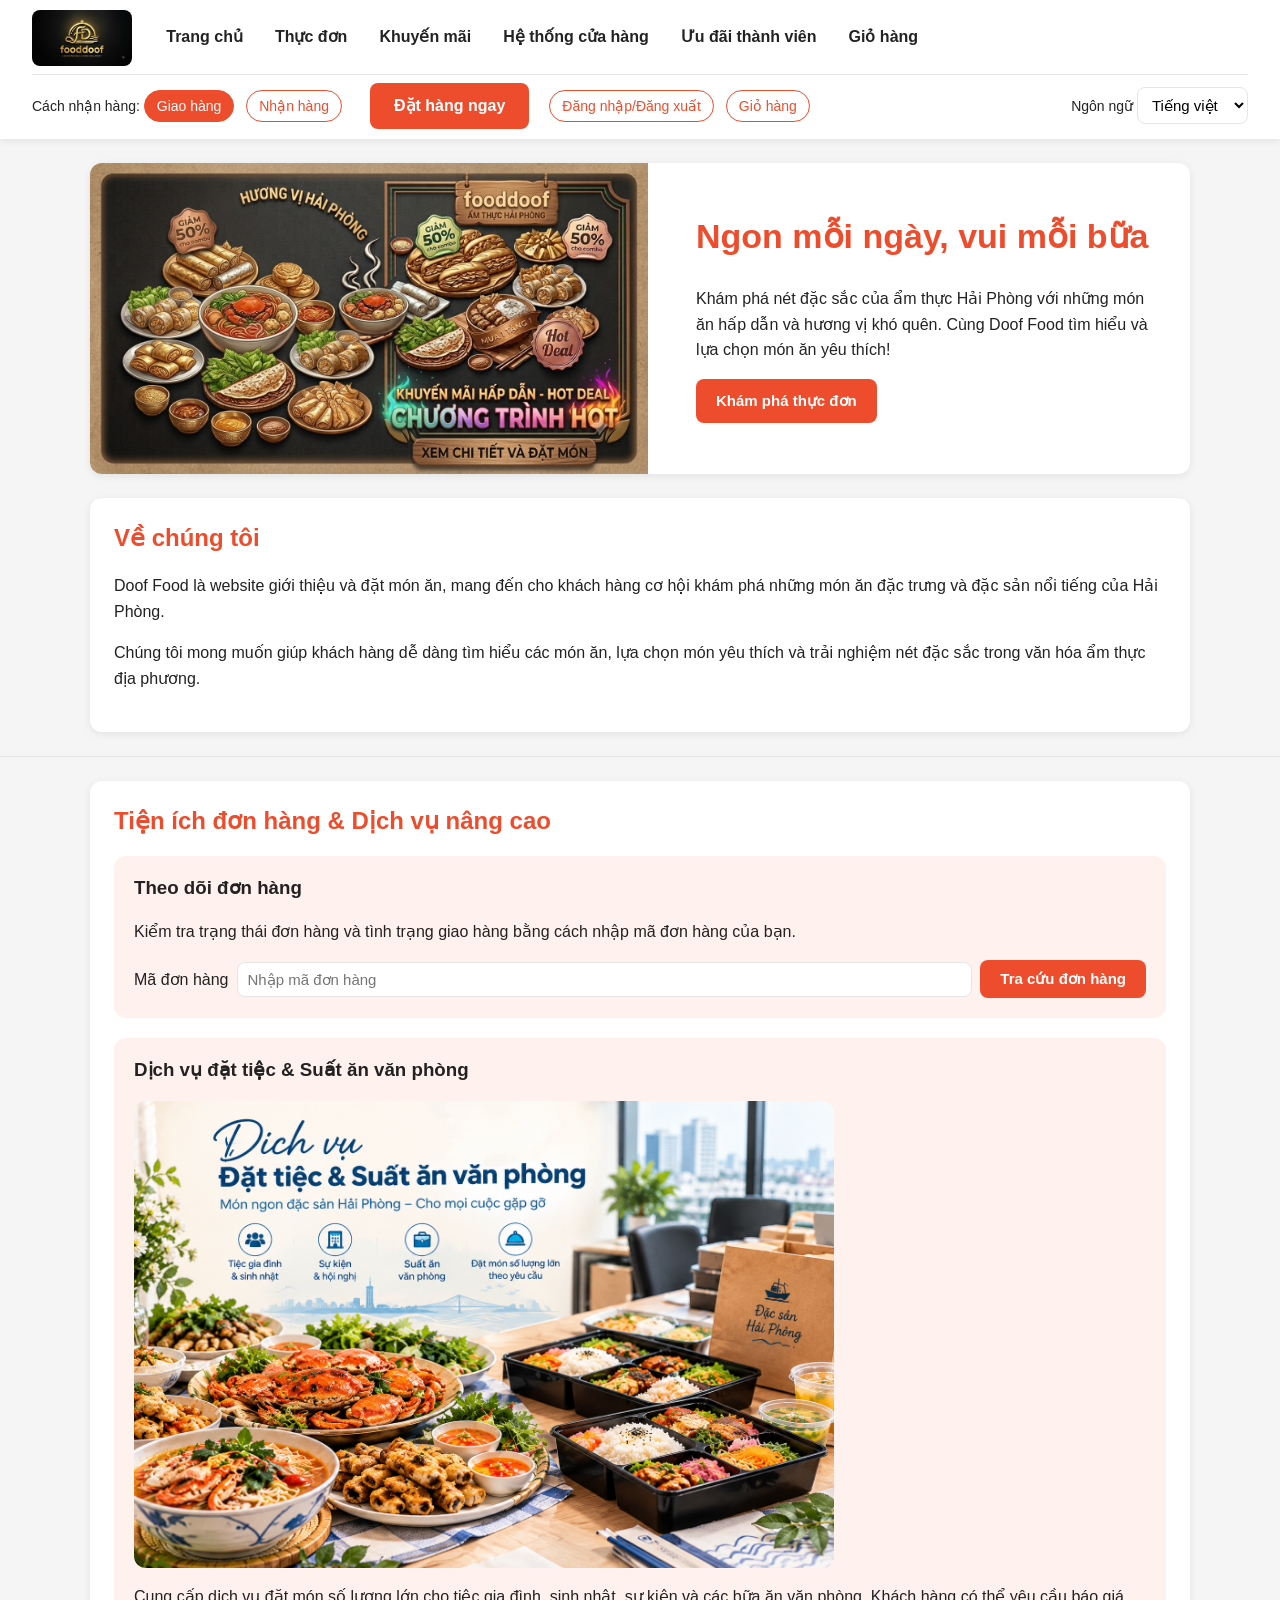
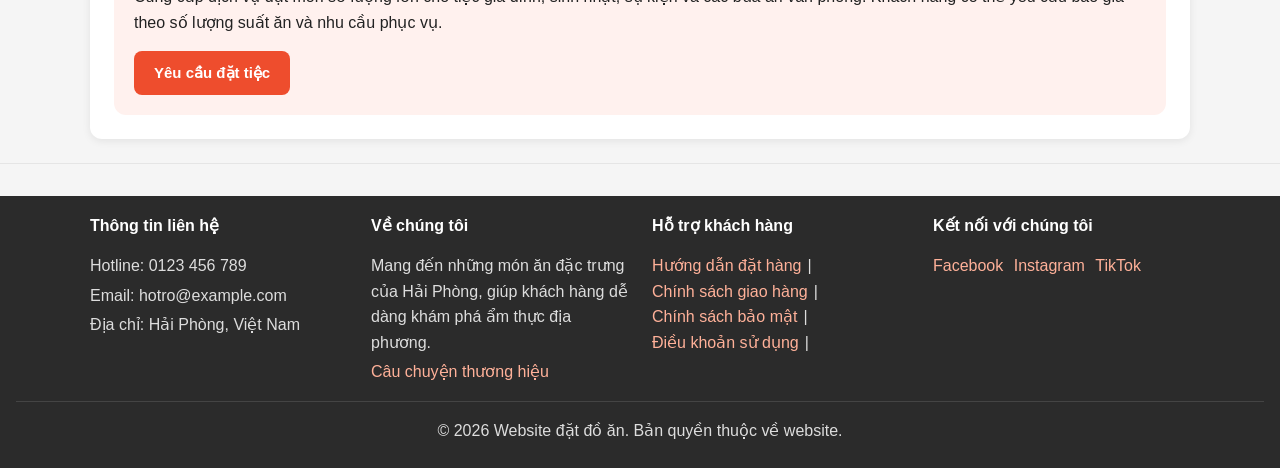
<file: index.html>
<!DOCTYPE html>
<html lang="en">

<head>
    <meta charset="UTF-8">
    <meta name="viewport" content="width=device-width, initial-scale=1.0">
    <title>Website đặt đồ ăn</title>
   <link rel="stylesheet" href="style.css">
</head>

<body>
    <!--1.Thanh điều hướng và Header-->
    <header>
        <div class="logo">
            <a href="index.html">
                <img width="300px"
                    src="anh html/images/1793013929461_8924446136831943708_g6147288263816683401_651cab4cb875ba927a2cfc3bd7e672c3.jpg"
                    alt="Logo thương hiệu" title="logo thương hiệu">
            </a>
        </div>
        <nav>
            <ul>
                <li><a href="index.html">Trang chủ</a></li>
                <li><a href="thucdon.html">Thực đơn</a></li>
                <li><a href="khuyenmai.html">Khuyến mãi</a></li>
                <li><a href="cuahang.html">Hệ thống cửa hàng</a></li>
                <li><a href="thanhvien.html">Ưu đãi thành viên</a></li>
                <li><a href="giohang.html">Giỏ hàng</a></li>
            </ul>
        </nav>
        <!--Hình thức nhận hàng-->
        <hr>
        <div class="fufillment">
            <span>Cách nhận hàng: </span>
            <a href="#giaohang" class="active">Giao hàng</a>
            <a href="#nhanhang">Nhận hàng</a>
        </div>
        <br>
        <div class="nut-giaohang">
            <a href="thucdon.html">Đặt hàng ngay</a>
        </div>
        <!--Tài khoản và giỏi hàng-->
        <div class="user-action">
            <a href="#account">Đăng nhập/Đăng xuất</a>
            <a href="#cart">Giỏ hàng</a>
        </div>
        <br>
        <div class="language">
            <label for="language">Ngôn ngữ</label>
            <select id="language" name="language">
                <option value="vi">Tiếng việt</option>
                <option value="eng">Tiếng Anh</option>
            </select>
        </div>
        <br>
    </header>
    <!-- Hero section -->
<section class="hero">
    <div class="hero-image">
        <img src="anh html/images/Gemini_Generated_Image_1afz5p1afz5p1afz.png"
            alt="Các món ăn hấp dẫn và đặc sản Hải Phòng">
    </div>

    <!-- Thông điệp và nút khám phá -->
    <div class="hero-content">
        <h1>Ngon mỗi ngày, vui mỗi bữa</h1>

        <p>
            Khám phá nét đặc sắc của ẩm thực Hải Phòng
            với những món ăn hấp dẫn và hương vị khó quên.
            Cùng Doof Food tìm hiểu và lựa chọn món ăn yêu thích!
        </p>

        <a href="thucdon.html" class="btn-order">Khám phá thực đơn</a>
    </div>
</section>

<!-- Giới thiệu website -->
<section class="about-us">
    <h2>Về chúng tôi</h2>

    <p>
        Doof Food là website giới thiệu và đặt món ăn,
        mang đến cho khách hàng cơ hội khám phá những
        món ăn đặc trưng và đặc sản nổi tiếng của Hải Phòng.
    </p>

    <p>
        Chúng tôi mong muốn giúp khách hàng dễ dàng tìm hiểu
        các món ăn, lựa chọn món yêu thích và trải nghiệm
        nét đặc sắc trong văn hóa ẩm thực địa phương.
    </p>
</section>
<hr>
    <!--5. TIỆN ÍCH ĐƠN HÀNG & DỊCH VỤ NÂNG CAO-->
    <section class="order-service">
        <h2>Tiện ích đơn hàng & Dịch vụ nâng cao</h2>
        <!--Theo dỗi đơn hàng-->
        <div class="order-tracking">
            <h3>Theo dõi đơn hàng</h3>
            <p>
                Kiểm tra trạng thái đơn hàng và tình trạng giao hàng
                bằng cách nhập mã đơn hàng của bạn.
            </p>
            <form>
                <label for="order-code">Mã đơn hàng</label>
                <input type="text" id="order-code" name="order-code" placeholder="Nhập mã đơn hàng">
                <button type="submit">Tra cứu đơn hàng</button>
            </form>
        </div>
        <!--Dịch vụ đặt tiệc-->
        <div class="catering-service">
            <h3>Dịch vụ đặt tiệc & Suất ăn văn phòng</h3>
            <img width="700px" src="anh html/images/Vietnamese Office Catering Feast.png"
                alt="Dịch vụ đặt tiệc và suất ăn văn phòng">
            <p>
                Cung cấp dịch vụ đặt món số lượng lớn cho tiệc gia đình,
                sinh nhật, sự kiện và các bữa ăn văn phòng.
                Khách hàng có thể yêu cầu báo giá theo số lượng suất ăn
                và nhu cầu phục vụ.
            </p>
            <a href="dattiec.html" class="btn-catering">Yêu cầu đặt tiệc</a>
        </div> 
    </section>
    <hr>
    <!-- KHU VỰC CHÂN TRANG -->
    <footer class="footer">

        <div class="footer-container">

            <!-- THÔNG TIN LIÊN HỆ -->
            <div class="footer-section">
                <h3>Thông tin liên hệ</h3>
                <p>Hotline: 0123 456 789</p>
                <p>Email: hotro@example.com</p>
                <p>Địa chỉ: Hải Phòng, Việt Nam</p>
            </div>

            <!-- VỀ CHÚNG TÔI -->
            <div class="footer-section">
                <h3>Về chúng tôi</h3>
                <p>
                    Mang đến những món ăn đặc trưng của Hải Phòng,
                    giúp khách hàng dễ dàng khám phá ẩm thực địa phương.
                </p>
                <a href="gioi-thieu.html">Câu chuyện thương hiệu</a>
            </div>
            <!-- HỖ TRỢ KHÁCH HÀNG -->
            <div class="footer-section">
                <h3>Hỗ trợ khách hàng</h3>
                <a href="huong-dan-dat-hang.html">Hướng dẫn đặt hàng</a>|
                <a href="chinh-sach-giao-hang.html">Chính sách giao hàng</a>|
                <a href="chinh-sach-bao-mat.html">Chính sách bảo mật</a>|
                <a href="dieu-khoan.html">Điều khoản sử dụng</a>|
            </div>
            <!-- MẠNG XÃ HỘI -->
            <div class="footer-section">
                <h3>Kết nối với chúng tôi</h3>
                <a href="#">Facebook</a>
                <a href="#">Instagram</a>
                <a href="#">TikTok</a>
            </div>
        </div>
        <div class="footer-bottom">
            <p>
                &copy; 2026 Website đặt đồ ăn.
                Bản quyền thuộc về website.
            </p>
        </div>
    </footer>
    <script>
        var nutNhan = document.querySelectorAll('.fufillment a');
        for (var i = 0; i < nutNhan.length; i++) {
            nutNhan[i].onclick = function (e) {
                e.preventDefault();
                for (var j = 0; j < nutNhan.length; j++) {
                    nutNhan[j].classList.remove('active');
                }
                this.classList.add('active');
            };
        }
    </script>
</body>

</html>
</file>
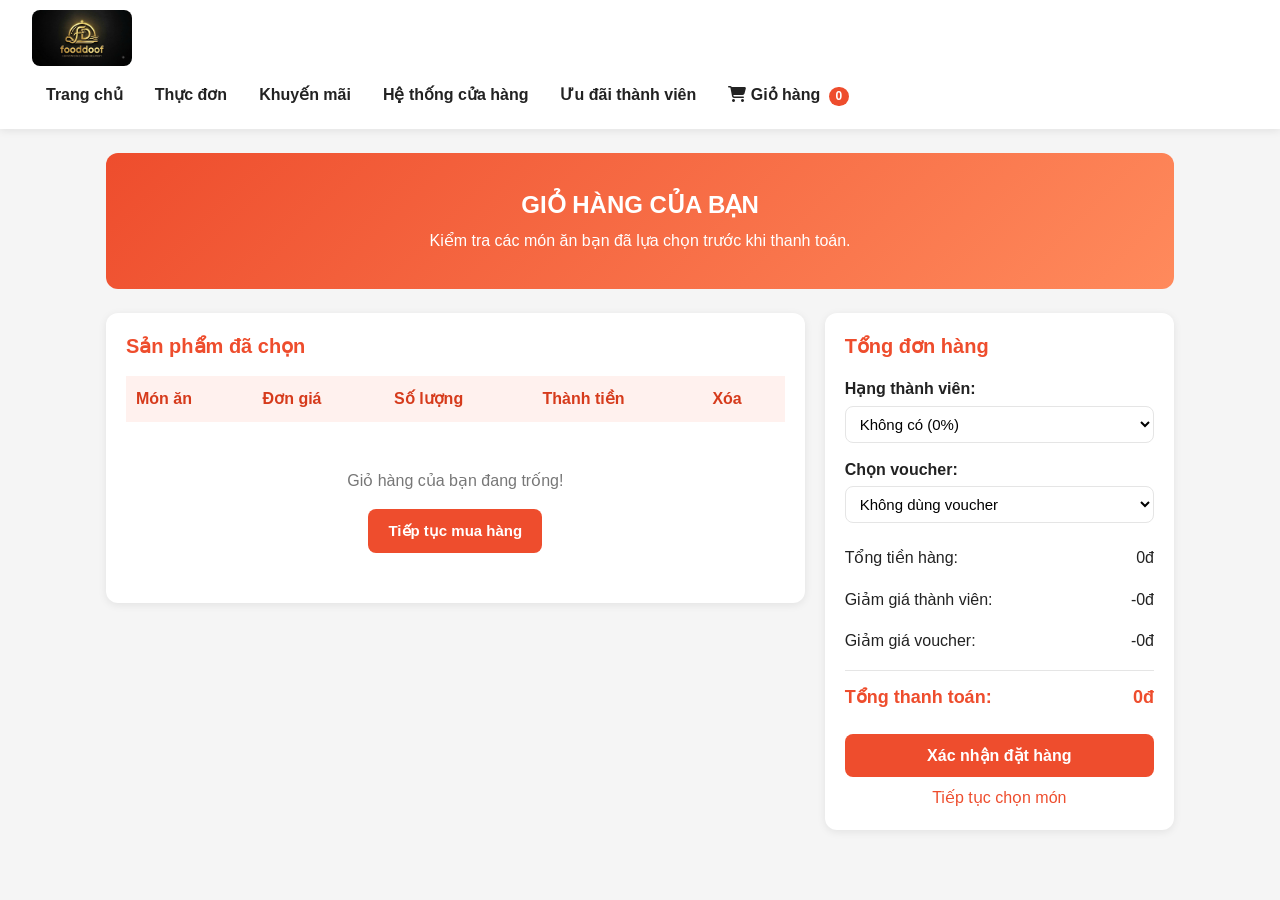
<file: giohang.html>
<!DOCTYPE html>
<html lang="vi">
<head>
    <meta charset="UTF-8">
    <meta name="viewport" content="width=device-width, initial-scale=1.0">
    <title>Giỏ hàng</title>
    <link rel="stylesheet" href="style.css">
    <link rel="stylesheet" href="https://cdnjs.cloudflare.com/ajax/libs/font-awesome/6.7.2/css/all.min.css">
</head>
<body>
    <header>
        <div class="logo">
            <a href="index.html">
                <img width="300px" src="anh html/images/1793013929461_8924446136831943708_g6147288263816683401_651cab4cb875ba927a2cfc3bd7e672c3.jpg">
            </a>
        </div>
        <nav>
            <ul>
                <li><a href="index.html">Trang chủ</a></li>
                <li><a href="thucdon.html">Thực đơn</a></li>
                <li><a href="khuyenmai.html">Khuyến mãi</a></li>
                <li><a href="cuahang.html">Hệ thống cửa hàng</a></li>
                <li><a href="thanhvien.html">Ưu đãi thành viên</a></li>
                <li><a href="giohang.html">
                    <i class="fa-solid fa-cart-shopping"></i>
                    Giỏ hàng
                    <span id="cart-count">0</span>
                </a>
            </li>
            </ul>
        </nav>
    </header>
    <main>
        <!-- Tiêu đề giỏ hàng -->
        <section class="cart-banner">
            <h1>GIỎ HÀNG CỦA BẠN</h1>
            <p>Kiểm tra các món ăn bạn đã lựa chọn trước khi thanh toán.</p>
        </section>
        <!-- Nội dung giỏ hàng -->
        <section class="cart-section">
            <div class="cart-container">
                <!-- Danh sách sản phẩm -->
                <div class="cart-products">
                    <h2>Sản phẩm đã chọn</h2>
                    <table class="cart-table">
                        <thead>
                            <tr>
                                <th>Món ăn</th>
                                <th>Đơn giá</th>
                                <th>Số lượng</th>
                                <th>Thành tiền</th>
                                <th>Xóa</th>
                            </tr>
                        </thead>
                        <tbody id="cart-items">
                            <!-- JavaScript sẽ hiển thị sản phẩm ở đây -->
                        </tbody>
                    </table>
                    <div id="empty-cart" class="empty-cart">
                        <p>Giỏ hàng của bạn đang trống!</p>
                        <a href="thucdon.html" class="continue-shopping">
                            Tiếp tục mua hàng
                        </a>
                    </div>
                </div>
                <!-- Tổng tiền -->
                <div class="cart-summary">

                    <h2>Tổng đơn hàng</h2>
                    <div class="form-group">
                        <label for="thanh-vien">Hạng thành viên:</label>
                        <select id="thanh-vien" style="width:100%;">
                            <option value="0">Không có (0%)</option>
                            <option value="0.05">Thành viên Bạc (Giảm 5%)</option>
                            <option value="0.1">Thành viên Vàng (Giảm 10%)</option>
                            <option value="0.15">Thành viên Kim Cương (Giảm 15%)</option>
                        </select>
                    </div>
                    <div class="form-group">
                        <label for="voucher">Chọn voucher:</label>
                        <select id="voucher" style="width:100%;">
                            <option value="">Không dùng voucher</option>
                            <option value="DOOF10">DOOF10 - Giảm 10% (từ 100.000đ)</option>
                            <option value="DOOF20">DOOF20 - Giảm 20.000đ (từ 150.000đ)</option>
                            <option value="DOOF30">DOOF30 - Giảm 30% (từ 250.000đ)</option>
                        </select>
                    </div>
                    <div class="summary-row">
                        <span>Tổng tiền hàng:</span>
                        <span id="subtotal">0đ</span>
                    </div>
                    <div class="summary-row">
                        <span>Giảm giá thành viên:</span>
                        <span id="discount">0đ</span>
                    </div>
                    <div class="summary-row">
                        <span>Giảm giá voucher:</span>
                        <span id="voucher-discount">0đ</span>
                    </div>
                    <div class="summary-row total">
                        <strong>Tổng thanh toán:</strong>
                        <strong id="total">0đ</strong>
                    </div>
                    <button type="button" class="checkout-button" id="btn-xac-nhan">Xác nhận đặt hàng</button>
                    <a href="thucdon.html" class="continue-link">Tiếp tục chọn món</a>
                </div>
            </div>
        </section>
    </main>
    <!--POPUP đặt hàng-->
<div class="popup-overlay" id="popup-dathang">
    <div class="popup-container">

        <!-- TIÊU ĐỀ POPUP -->
        <div class="popup-header">
            <div>
                <h2>Thông tin giao hàng & đặt món</h2>
                <p>Vui lòng cung cấp thông tin để hoàn tất đơn hàng</p>
            </div>
            <button type="button" class="popup-close">×</button>
        </div>

        <!--Nội dung popup-->
        <div class="popup-content">

            <!--Thông tin người nhận-->
            <div class="form-group">
                <label for="hoten">Họ và tên người nhận<span>*</span></label>
                <input type="text" id="hoten" name="hoten" placeholder="Nhập họ tên">
            </div>

            <div class="form-group">
                <label for="sdt">Số điện thoại liên hệ<span>*</span></label>
                <input type="tel" id="sdt" name="sdt" placeholder="Nhập số điện thoại">
            </div>

            <div class="form-group">
                <label for="diachi">Địa chỉ giao hàng chi tiết<span>*</span></label>
                <input type="text" id="diachi" name="diachi" placeholder="Nhập địa chỉ">
            </div>

            <div class="form-group">
                <label for="ghichu">Ghi chú cho tài xế (tùy chọn)</label>
                <input type="text" id="ghichu" name="ghichu" placeholder="Nhập ghi chú nếu có">
            </div>

            <!--Phương thức thanh toán-->
            <div class="form-group">
                <label>Phương thức thanh toán</label>
                <div class="payment-method">
                    <label class="payment-option">
                        <input type="radio" name="thanhtoan" value="COD" checked>
                        <div>
                            <strong>Tiền mặt khi nhận</strong>
                            <p>COD - Thanh toán khi nhận hàng</p>
                        </div>
                    </label>

                    <label class="payment-option">
                        <input type="radio" name="thanhtoan" value="QR">
                        <div>
                            <strong>Chuyển khoản QR</strong>
                            <p>Thanh toán qua mã ngân hàng</p>
                        </div>
                    </label>
                </div>
            </div>

            <!-- Tóm tắt đơn hàng -->
            <div class="order-summary">
                <div class="summary-heading">
                    <strong>Tóm tắt đơn hàng</strong>
                </div>

                <div class="summary-item" id="danh-sach-mon">
                    <!-- JavaScript hiển thị danh sách món ăn tại đây -->
                </div>

                <div class="summary-total">
                    <strong>Tổng thanh toán:</strong>
                    <strong id="tong-thanh-toan">0 đ</strong>
                </div>
            </div>

            <!-- Nút chức năng -->
            <div class="popup-actions">
                <button type="button" class="btn-back">Quay lại</button>
                <button type="button" class="btn-confirm">Xác nhận đặt hàng</button>
            </div>

        </div>
    </div>
</div>
<script>
    var gioHang = JSON.parse(localStorage.getItem('gioHang')) || [];

    function dinhDang(so) {
        return so.toLocaleString('vi-VN') + 'đ';
    }

    function tinhTien() {
        var tamTinh = 0;
        var tongSL = 0;
        for (var i = 0; i < gioHang.length; i++) {
            tamTinh += gioHang[i].gia * gioHang[i].soLuong;
            tongSL += gioHang[i].soLuong;
        }

        var tyLeTV = Number(document.getElementById('thanh-vien').value);
        var giamTV = Math.floor(tamTinh * tyLeTV);

        var maVoucher = document.getElementById('voucher').value;
        var giamVoucher = 0;
        if (maVoucher == 'DOOF10' && tamTinh >= 100000) {
            giamVoucher = Math.floor(tamTinh * 0.1);
        } else if (maVoucher == 'DOOF20' && tamTinh >= 150000) {
            giamVoucher = 20000;
        } else if (maVoucher == 'DOOF30' && tamTinh >= 250000) {
            giamVoucher = Math.floor(tamTinh * 0.3);
        }

        var tongTien = tamTinh - giamTV - giamVoucher;
        if (tongTien < 0) tongTien = 0;

        document.getElementById('cart-count').innerText = tongSL;
        document.getElementById('subtotal').innerText = dinhDang(tamTinh);
        document.getElementById('discount').innerText = '-' + dinhDang(giamTV);
        document.getElementById('voucher-discount').innerText = '-' + dinhDang(giamVoucher);
        document.getElementById('total').innerText = dinhDang(tongTien);
        document.getElementById('tong-thanh-toan').innerText = dinhDang(tongTien);
    }

    function hienThi() {
        var tbody = document.getElementById('cart-items');
        var empty = document.getElementById('empty-cart');
        tbody.innerHTML = '';

        if (gioHang.length == 0) {
            empty.style.display = 'block';
        } else {
            empty.style.display = 'none';
            for (var i = 0; i < gioHang.length; i++) {
                var sp = gioHang[i];
                var tr = document.createElement('tr');
                tr.innerHTML =
                    '<td>' + sp.ten + '</td>' +
                    '<td>' + dinhDang(sp.gia) + '</td>' +
                    '<td><input type="number" min="1" value="' + sp.soLuong + '" style="width:65px;" onchange="doiSoLuong(' + i + ', this.value)"></td>' +
                    '<td>' + dinhDang(sp.gia * sp.soLuong) + '</td>' +
                    '<td><button type="button" onclick="xoaMon(' + i + ')">Xóa</button></td>';
                tbody.appendChild(tr);
            }
        }
        tinhTien();
    }

    function doiSoLuong(i, val) {
        var sl = Number(val);
        if (sl < 1) sl = 1;
        gioHang[i].soLuong = sl;
        localStorage.setItem('gioHang', JSON.stringify(gioHang));
        hienThi();
    }

    function xoaMon(i) {
        gioHang.splice(i, 1);
        localStorage.setItem('gioHang', JSON.stringify(gioHang));
        hienThi();
    }

    document.getElementById('thanh-vien').onchange = tinhTien;
    document.getElementById('voucher').onchange = tinhTien;

    var popup = document.getElementById('popup-dathang');
    document.getElementById('btn-xac-nhan').onclick = function () {
        if (gioHang.length == 0) {
            alert('Giỏ hàng đang trống!');
            return;
        }
        var ds = document.getElementById('danh-sach-mon');
        ds.innerHTML = '';
        for (var i = 0; i < gioHang.length; i++) {
            var p = document.createElement('p');
            p.innerText = gioHang[i].ten + ' x ' + gioHang[i].soLuong;
            ds.appendChild(p);
        }
        tinhTien();
        popup.classList.add('active');
    };

    document.querySelector('.popup-close').onclick = function () {
        popup.classList.remove('active');
    };
    document.querySelector('.btn-back').onclick = function () {
        popup.classList.remove('active');
    };
    document.querySelector('.btn-confirm').onclick = function () {
        var hoten = document.getElementById('hoten').value.trim();
        var sdt = document.getElementById('sdt').value.trim();
        var diachi = document.getElementById('diachi').value.trim();
        if (!hoten || !sdt || !diachi) {
            alert('Vui lòng nhập đầy đủ thông tin giao hàng!');
            return;
        }
        alert('Đặt hàng thành công!');
        gioHang = [];
        localStorage.removeItem('gioHang');
        popup.classList.remove('active');
        hienThi();
    };

    hienThi();
</script>
</body>
</html>
</file>
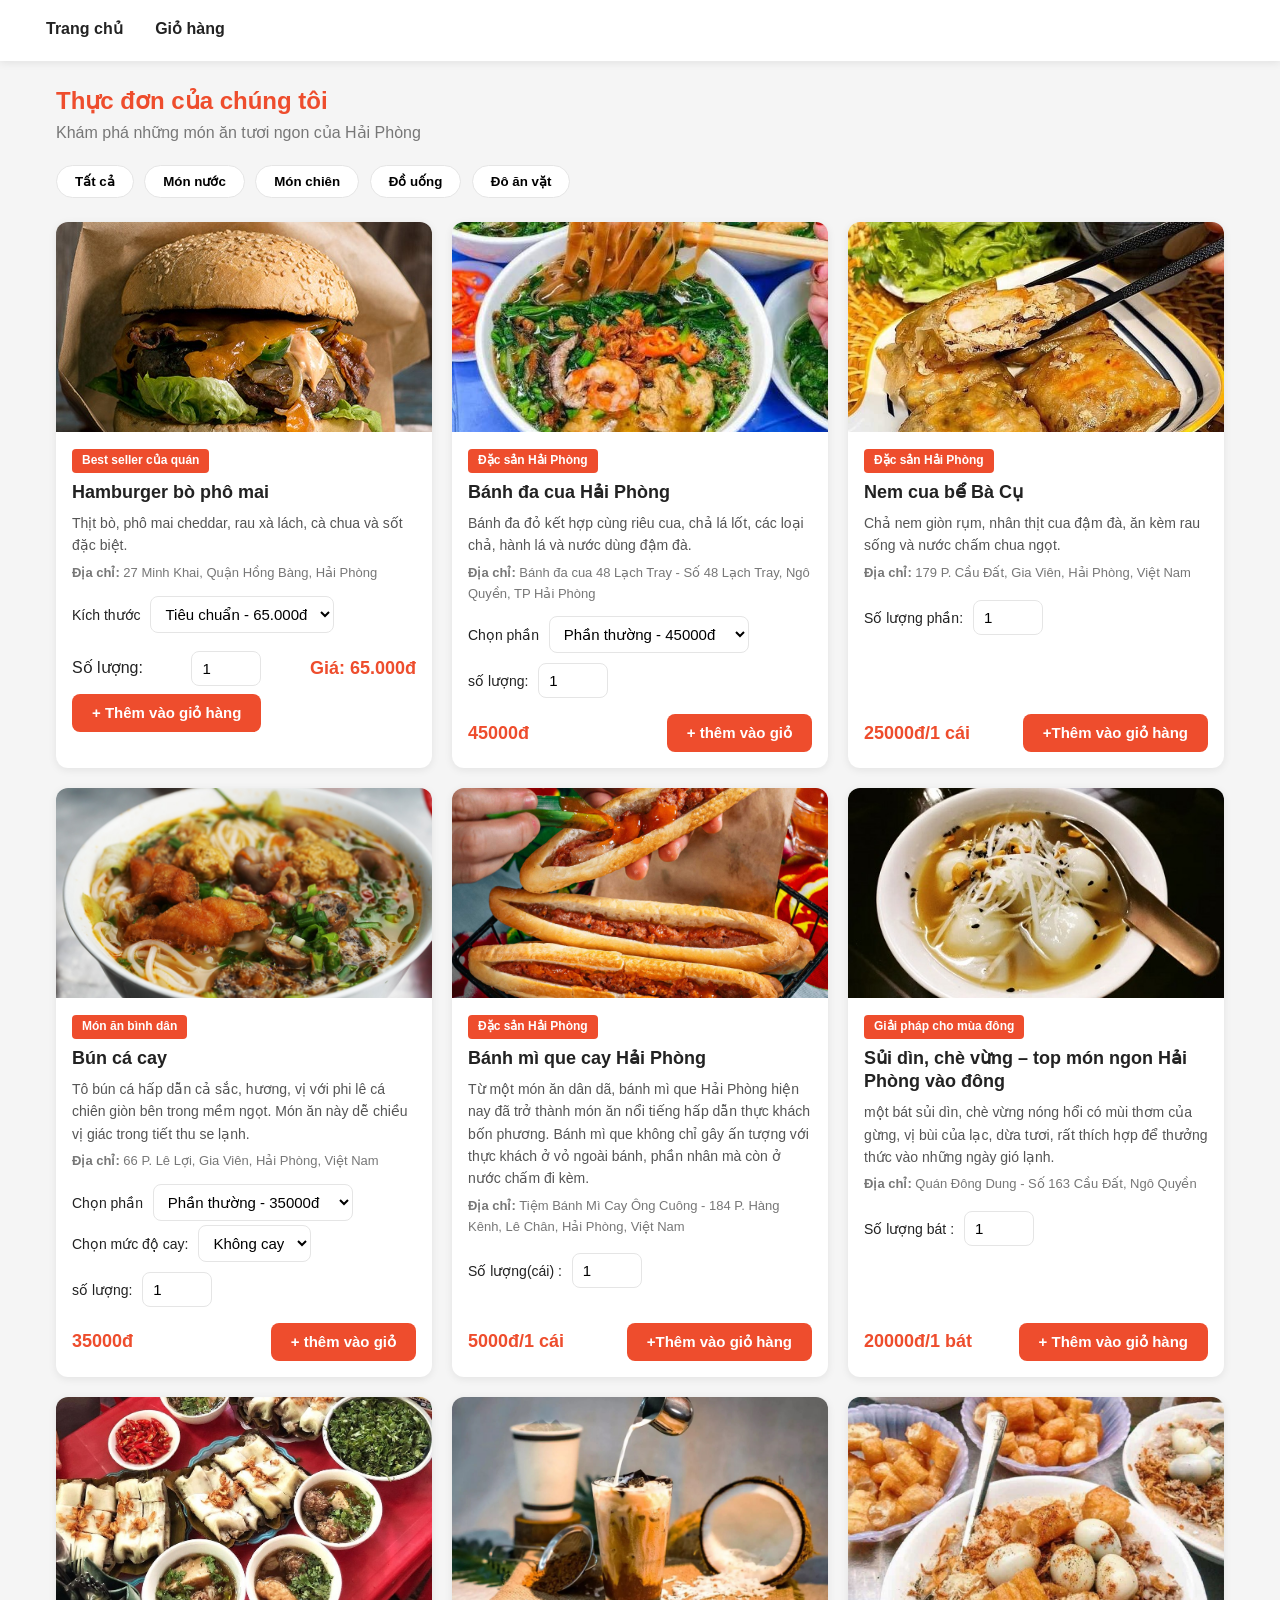
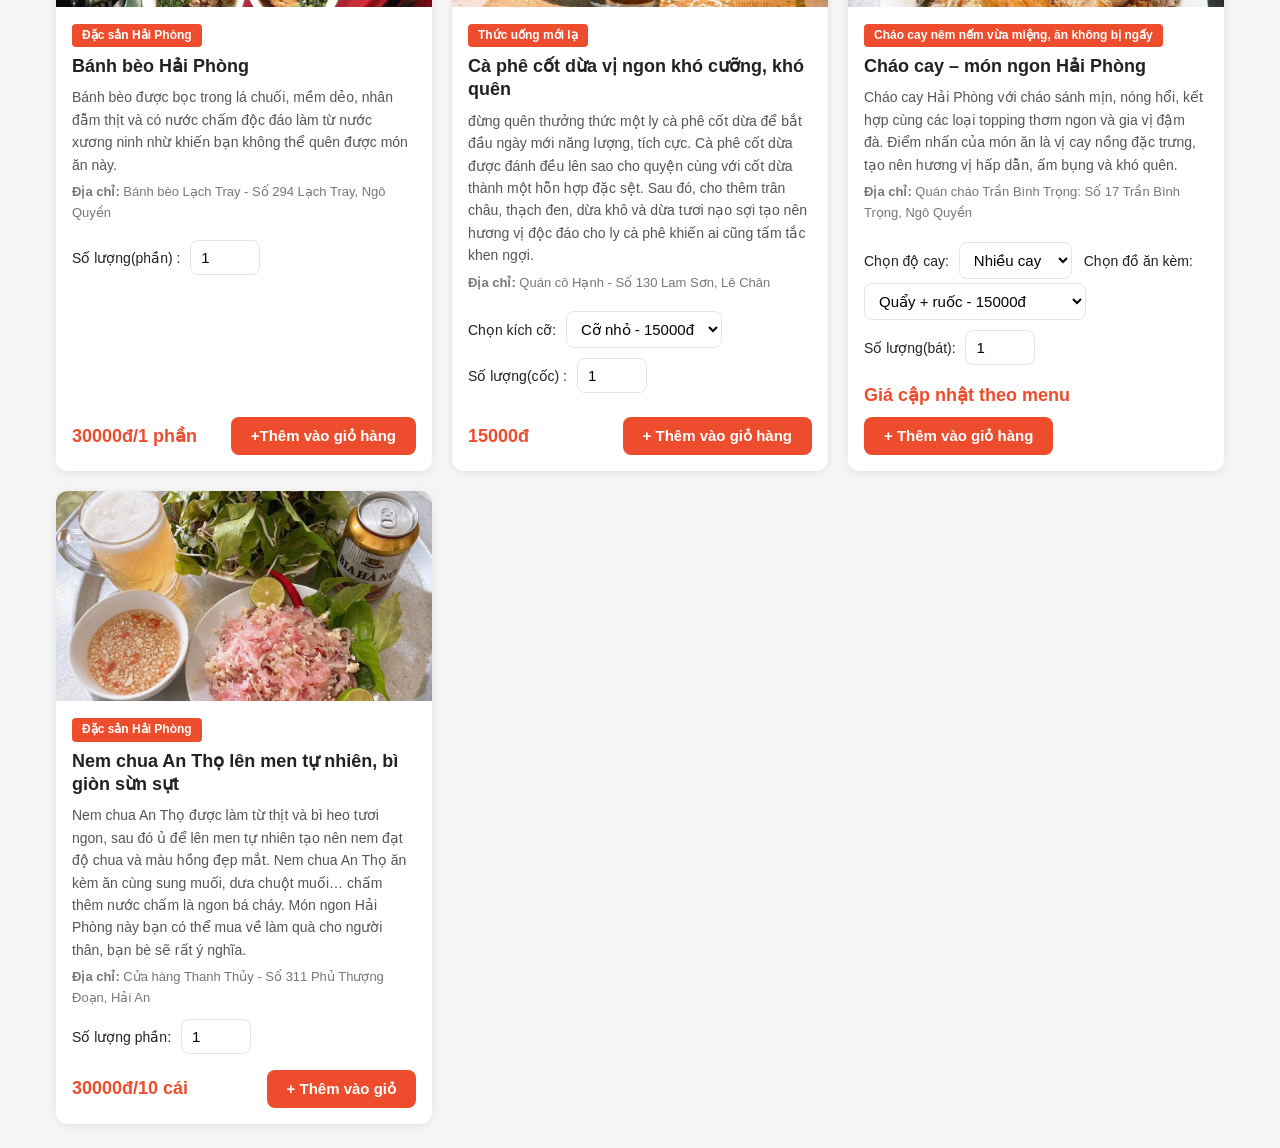
<file: thucdon.html>
<!DOCTYPE html>
<html lang="en">
<head>
    <meta charset="UTF-8">
    <meta name="viewport" content="width=device-width, initial-scale=1.0">
    <title>Thực đơn</title>
    <link rel="stylesheet" href="style.css">
</head>
<body>
    <nav>
        <a href="index.html">Trang chủ</a>
        <a href="giohang.html">Giỏ hàng</a>
    </nav>
        <!--3.Danh sách món ăn-->
    <section id="menu" class="food-menu">
        <h2>Thực đơn của chúng tôi</h2>
        <p>Khám phá những món ăn tươi ngon của Hải Phòng</p>
        <button class="category-btn" data-category="all">Tất cả</button>
        <button class="category-btn" data-category="mon-nuoc">Món nước</button>
        <button class="category-btn" data-category="mon-chien">Món chiên</button>
        <button class="category-btn" data-category="do-uong">Đồ uống</button>
        <button class="category-btn" data-category="do-an-vat">Đô ăn vặt</button>
        <div class="food-list">
    <!--Món 1-->
    <article class="food-card" data-category="do-an-vat">
        <div class="food-image">
            <img width="400px" src="anh html/images/59-620x620-3.jpg" alt="Hamburger bò phô mai">
        </div>
        <div class="food-info">
            <span class="food-tag">Best seller của quán</span>
            <h3>Hamburger bò phô mai</h3>
            <p class="food-description">
                Thịt bò, phô mai cheddar, rau xà lách,
                cà chua và sốt đặc biệt.
            </p>
            <p class="food-address">
                <strong>Địa chỉ: </strong>
                <span>27 Minh Khai, Quận Hồng Bàng, Hải Phòng </span>
            </p>
            <div class="food-option">
                <label for="Burger-sỉze">Kích thước</label>
                <select id="Burger-sỉze" name="Burger-sỉze">
                    <option value="standard">Tiêu chuẩn - 65.000đ</option>
                    <option value="Large">Cỡ lớn - 85.000đ</option>
                    <option value="Small">Cỡ nhỏ - 45.000đ</option>
                </select>
            </div>
            <div class="food-bottom">
                <label for="Burger-quanity">Số lượng: </label>
                <input type="number" id="Burger-quanity" name="Burger-quanity" min="1" value="1">
                <p class="food-price">Giá: 65.000đ</p>
                <button type="button" class="btn-add">+ Thêm vào giỏ hàng</button>
            </div>
        </div>
    </article>

    <!--Món 2-->
    <article class="food-card" data-category="mon-nuoc">
        <div class="food-image">
            <img width="400px" src="anh html/images/images.jpg">
        </div>
        <div class="food-info">
            <span class="food-tag">Đặc sản Hải Phòng</span>
            <h3>Bánh đa cua Hải Phòng</h3>
            <p class="food-description">
                Bánh đa đỏ kết hợp cùng riêu cua, chả lá lốt,
                các loại chả, hành lá và nước dùng đậm đà.
            </p>
            <p class="food-address">
                <strong>Địa chỉ: </strong>
                <span>Bánh đa cua 48 Lạch Tray - Số 48 Lạch Tray, Ngô Quyền, TP Hải Phòng</span>
            </p>
            <div class="food-option">
                <label for="banh-da-cua-size">Chọn phần</label>
                <select id="banh-da-cua-size" name="banh-da-cua-size">
                    <option value="45000">Phần thường - 45000đ</option>
                    <option value="65000">Phần đặc biệt - 65000đ</option>
                </select>
            </div>
            <div class="food-option">
                <label for="banh-da-cua-quanity">số lượng: </label>
                <input type="number" id="banh-da-cua-quanity" name="banh-da-cua-quanity" min="1" value="1">
            </div>
            <div class="food-bottom">
                <p class="food-price">45000đ</p>
                <button type="button" class="btn-add">+ thêm vào giỏ</button>
            </div>
        </div>
    </article>

    <!--Món 3-->
    <article class="food-card" data-category="mon-chien">
        <div class="food-image">
            <img width="400px" src="anh html/images/nem-cua-be.jpg" alt="Nem cua bể Bà cụ">
        </div>
        <div class="food-info">
            <span class="food-tag">Đặc sản Hải Phòng</span>
            <h3>Nem cua bể Bà Cụ</h3>
            <p class="food-description">
                Chả nem giòn rụm, nhân thịt cua đậm đà,
                ăn kèm rau sống và nước chấm chua ngọt.
            </p>
            <p class="food-address">
                <strong>Địa chỉ: </strong>
                <span>179 P. Cầu Đất, Gia Viên, Hải Phòng, Việt Nam</span>
            </p>
        </div>
        <div class="food-option">
            <label for="nem-cua-be-quanity">Số lượng phần: </label>
            <input type="number" id="nem-cua-be-quanity" name="nem-cua-be-quanity" min="1" value="1">
        </div>
        <div class="food-bottom">
            <p class="food-price">25000đ/1 cái</p>
            <button type="button" class="btn-add">+Thêm vào giỏ hàng</button>
        </div>
    </article>

    <!--Món 4-->
    <article class="food-card" data-category="mon-nuoc">
        <div class="food-image">
            <img width="400px" src="anh html/images/bun-ca-cay-hai-phong-o-ha-noi-12.jpg" alt="Bún cá cay">
        </div>
        <div class="food-info">
            <span class="food-tag">Món ăn bình dân</span>
            <h3>Bún cá cay</h3>
            <p class="food-description">
                Tô bún cá hấp dẫn cả sắc, hương, vị với phi lê cá chiên giòn bên trong mềm ngọt. Món ăn này dễ chiều
                vị giác trong tiết thu se lạnh.
            </p>
            <p class="food-address">
                <strong>Địa chỉ: </strong>
                <span>66 P. Lê Lợi, Gia Viên, Hải Phòng, Việt Nam</span>
            </p>
            <div class="food-option">
                <label for="bun-ca-cay-size">Chọn phần</label>
                <select id="bun-ca-cay-size" name="bun-ca-cay-size">
                    <option value="45000">Phần thường - 35000đ</option>
                    <option value="65000">Phần đặc biệt - 65000đ</option>
                </select>
                <label for="bun-ca-cay-spice">Chọn mức độ cay: </label>
                <select id="bun-ca-cay-spice" name="bun-ca-cay-spice">
                    <option value="khong-cay">Không cay</option>
                    <option value="it-cay">ít cay</option>
                    <option value="vua-cay">cay vừa</option>
                    <option value="nhieu-cay">Nhiều cay</option>
                </select>
            </div>
            <div class="food-option">
                <label for="bun-ca-cay-quanity">số lượng: </label>
                <input type="number" id="bun-ca-cay-quanity" name="bun-ca-cay-quanity" min="1" value="1">
            </div>
            <div class="food-bottom">
                <p class="food-price">35000đ</p>
                <button type="button" class="btn-add">+ thêm vào giỏ</button>
            </div>
        </div>
    </article>

    <!--Món 5-->
    <article class="food-card" data-category="do-an-vat">
        <div class="food-image">
            <img width="400px" src="anh html/images/banh-mi-que-hai-phong-o-ha-noi-2.jpg"
                alt="Bánh mì que cay Hải Phòng">
        </div>
        <div class="food-info">
            <span class="food-tag">Đặc sản Hải Phòng</span>
            <h3>Bánh mì que cay Hải Phòng</h3>
            <p class="food-description">
                Từ một món ăn dân dã, bánh mì que Hải Phòng hiện nay đã trở thành món ăn nổi tiếng hấp dẫn thực
                khách bốn phương. Bánh mì que không chỉ gây ấn tượng với thực khách ở vỏ ngoài bánh, phần nhân mà
                còn ở nước chấm đi kèm.
            </p>
            <p class="food-address">
                <strong>Địa chỉ: </strong>
                <span>Tiệm Bánh Mì Cay Ông Cuông - 184 P. Hàng Kênh, Lê Chân, Hải Phòng, Việt Nam</span>
            </p>
        </div>
        <div class="food-option">
            <label for="banh-mi-cay-quanity">Số lượng(cái) : </label>
            <input type="number" id="banh-mi-cay-quanity" name="banh-mi-cay-quanity" min="1" value="1">
        </div>
        <div class="food-bottom">
            <p class="food-price">5000đ/1 cái</p>
            <button type="button" class="btn-add">+Thêm vào giỏ hàng</button>
        </div>
    </article>

    <!--Món 6-->
    <article class="food-card" data-category="do-an-vat">
        <div class="food-image">
            <img width="400px" src="anh html/images/sui-din-thumb.jpg" alt="Sủi dìn">
        </div>
        <div class="food-info">
            <span class="food-tag">Giải pháp cho mùa đông</span>
            <h3>Sủi dìn, chè vừng – top món ngon Hải Phòng vào đông</h3>
            <p class="food-description">
                một bát sủi dìn, chè vừng nóng hổi có mùi thơm của gừng, vị bùi của lạc, dừa tươi, rất thích hợp để
                thưởng thức vào những ngày gió lạnh.
            </p>
            <p class="food-address">
                <strong>Địa chỉ: </strong>
                <span>Quán Đông Dung - Số 163 Cầu Đất, Ngô Quyền</span>
            </p>
        </div>
        <div class="food-option">
            <label for="sui-din-quanity">Số lượng bát : </label>
            <input type="number" id="sui-din-quanity" name="sui-din-quanity" min="1" value="1">
        </div>
        <div class="food-bottom">
            <p class="food-price">20000đ/1 bát</p>
            <button type="button" class="btn-add">+ Thêm vào giỏ hàng</button>
        </div>
    </article>

    <!--Món 7-->
    <article class="food-card" data-category="do-an-vat">
        <div class="food-image">
            <img width="400px" src="anh html/images/mon-ngon-hai-phong-6.jpg" alt="Bánh bèo Hải Phòng">
        </div>
        <div class="food-info">
            <span class="food-tag">Đặc sản Hải Phòng</span>
            <h3>Bánh bèo Hải Phòng</h3>
            <p class="food-description">
                Bánh bèo được bọc trong lá chuối, mềm dẻo, nhân đẫm thịt và có nước chấm độc đáo làm từ nước xương
                ninh nhừ khiến bạn không thể quên được món ăn này.
            </p>
            <p class="food-address">
                <strong>Địa chỉ: </strong>
                <span>Bánh bèo Lạch Tray - Số 294 Lạch Tray, Ngô Quyền</span>
            </p>
        </div>
        <div class="food-option">
            <label for="banh-beo-quanity">Số lượng(phần) : </label>
            <input type="number" id="banh-beo-quanity" name="banh-beo-quanity" min="1" value="1">
        </div>
        <div class="food-bottom">
            <p class="food-price">30000đ/1 phần</p>
            <button type="button" class="btn-add">+Thêm vào giỏ hàng</button>
        </div>
    </article>

    <!--Món 8-->
    <article class="food-card" data-category="do-uong">
        <div class="food-image">
            <img width="400px" src="anh html/images/cach-pha-ca-phe-cot-dua.jpg" alt="Cà phê cốt dừa">
        </div>
        <div class="food-info">
            <span class="food-tag">Thức uống mới lạ</span>
            <h3>Cà phê cốt dừa vị ngon khó cưỡng, khó quên</h3>
            <p class="food-description">
                đừng quên thưởng thức một ly cà phê cốt dừa để bắt đầu ngày mới năng lượng, tích cực. Cà phê cốt
                dừa được đánh đều lên sao cho quyện cùng với cốt dừa thành một hỗn hợp đặc sệt. Sau đó, cho thêm
                trân châu, thạch đen, dừa khô và dừa tươi nạo sợi tạo nên hương vị độc đáo cho ly cà phê khiến
                ai cũng tấm tắc khen ngợi.
            </p>
            <p class="food-address">
                <strong>Địa chỉ: </strong>
                <span>Quán cô Hạnh - Số 130 Lam Sơn, Lê Chân</span>
            </p>
        </div>
        <div class="food-option">
            <label for="ca-phe-size">Chọn kích cỡ: </label>
            <select id="ca-phe-size" name="ca-phe-size">
                <option value="Nho">Cỡ nhỏ - 15000đ</option>
                <option value="To">Cỡ to - 60000đ</option>
            </select>
        </div>
        <div class="food-option">
            <label for="ca-phe-quanity">Số lượng(cốc) : </label>
            <input type="number" id="ca-phe-quanity" name="ca-phe-quanity" min="1" value="1">
        </div>
        <div class="food-bottom">
            <p class="food-price">15000đ</p>
            <button type="button" class="btn-add">+ Thêm vào giỏ hàng</button>
        </div>
    </article>

    <!--Món 9-->
    <article class="food-card" data-category="mon-nuoc">
        <div class="food-image">
            <img width="400px" src="anh html/images/mon-ngon-hai-phong-14.jpg" alt="Cháo cay Hải Phòng">
        </div>
        <div class="food-info">
            <span class="food-tag">Cháo cay nêm nếm vừa miệng, ăn không bị ngấy</span>
            <h3>Cháo cay – món ngon Hải Phòng</h3>
            <p class="food-description">
                Cháo cay Hải Phòng với cháo sánh mịn, nóng hổi,
                kết hợp cùng các loại topping thơm ngon và gia vị
                đậm đà. Điểm nhấn của món ăn là vị cay nồng đặc trưng,
                tạo nên hương vị hấp dẫn, ấm bụng và khó quên.
            </p>
            <p class="food-address">
                <strong>Địa chỉ: </strong>
                <span>Quán cháo Trần Bình Trọng: Số 17 Trần Bình Trọng, Ngô Quyền</span>
            </p>
        </div>
        <div class="food-option">
            <label for="chao-spice">Chọn độ cay: </label>
            <select id="chao-spice" name="chao-spice">
                <option value="nhieu-cay">Nhiều cay</option>
                <option value="vua-cay">cay vừa</option>
                <option value="it-cay">Ít cay</option>
                <option value="khong-cay">Không cay</option>
            </select>
            <label for="chao-topping">Chọn đồ ăn kèm: </label>
            <select id="chao-topping" name="chao-topping">
                <option value="quay-ruoc">Quẩy + ruốc - 15000đ</option>
                <option value="moc-nhi-thit">Mộc nhĩ + thịt - 25000đ</option>
                <option value="chao-truyen-thong">Cháo truyền thống - 5000đ</option>
                <option value="tiet-long">Tiết + lòng - 30000đ</option>
            </select>
        </div>
        <div class="food-option">
            <label for="chao-quanity">Số lượng(bát): </label>
            <input type="number" id="chao-quanity" name="chao-quanity" min="1" value="1">
        </div>
        <div class="food-bottom">
            <p class="food-price">Giá cập nhật theo menu</p>
            <button type="button" class="btn-add">+ Thêm vào giỏ hàng</button>
        </div>
    </article>

    <!-- Món 10 -->
    <article class="food-card" data-category="do-an-vat">
        <div class="food-image">
            <img width="400px" src="anh html/images/mon-ngon-hai-phong-16.jpg" alt="Nem chua An Thọ Hải Phòng">
        </div>

        <div class="food-info">
            <span class="food-tag tag-bestseller">Đặc sản Hải Phòng</span>
            <h3>Nem chua An Thọ lên men tự nhiên, bì giòn sừn sựt</h3>
            <p class="food-description">
                Nem chua An Thọ được làm từ thịt và bì heo tươi ngon, sau đó ủ để lên men tự nhiên tạo nên nem
                đạt độ chua và màu hồng đẹp mắt. Nem chua An Thọ ăn kèm ăn cùng sung muối, dưa chuột muối… chấm
                thêm nước chấm là ngon bá cháy. Món ngon Hải Phòng này bạn có thể mua về làm quà cho người thân,
                bạn bè sẽ rất ý nghĩa.
            </p>
            <p class="food-address">
                <strong>Địa chỉ:</strong>
                <span>Cửa hàng Thanh Thủy - Số 311 Phủ Thượng Đoạn, Hải An</span>
            </p>
            <div class="food-option">
                <label for="nem-chua-an-tho-quantity">Số lượng phần:</label>
                <input type="number" id="nem-chua-an-tho-quantity" name="nem-chua-an-tho-quantity" min="1"
                    value="1">
            </div>
            <div class="food-bottom">
                <p class="food-price">30000đ/10 cái</p>
                <button type="button" class="btn-add">+ Thêm vào giỏ </button>
            </div>
        </div>
    </article>
    </section>
    <script>
        function layGia(chuoi) {
            var kq = chuoi.match(/[\d.]+(?=\s*đ)/i);
            if (!kq) return 0;
            return Number(kq[0].replace(/\./g, ''));
        }

        var nutThem = document.querySelectorAll('.btn-add');
        for (var i = 0; i < nutThem.length; i++) {
            nutThem[i].onclick = function () {
                var the = this.closest('.food-card');
                var ten = the.querySelector('h3').innerText.trim();
                var soLuong = Number(the.querySelector('input[type="number"]').value);
                if (soLuong < 1) soLuong = 1;

                var gia = 0;
                var tuyChon = [];
                var dsSelect = the.querySelectorAll('select');
                for (var j = 0; j < dsSelect.length; j++) {
                    var chu = dsSelect[j].options[dsSelect[j].selectedIndex].text;
                    tuyChon.push(chu);
                    if (layGia(chu) > 0) {
                        gia = layGia(chu);
                    }
                }
                if (gia == 0) {
                    gia = layGia(the.querySelector('.food-price').innerText);
                }

                var tenDayDu = tuyChon.length > 0 ? ten + ' (' + tuyChon.join(', ') + ')' : ten;
                var gioHang = JSON.parse(localStorage.getItem('gioHang')) || [];
                var daCo = false;
                for (var k = 0; k < gioHang.length; k++) {
                    if (gioHang[k].ten == tenDayDu) {
                        gioHang[k].soLuong += soLuong;
                        daCo = true;
                        break;
                    }
                }
                if (!daCo) {
                    gioHang.push({
                        ten: tenDayDu,
                        gia: gia,
                        soLuong: soLuong
                    });
                }

                localStorage.setItem('gioHang', JSON.stringify(gioHang));
                alert('Đã thêm ' + ten + ' vào giỏ hàng!');
            };
        }
    </script>
</body>
</html>
</file>
<file: style.css>
/* ===== Doof Food - style chung ===== */
:root {
    --main: #ee4d2d;
    --main-dark: #d63b1c;
    --main-light: #fff1ee;
    --text: #222;
    --muted: #777;
    --bg: #f5f5f5;
    --white: #fff;
    --border: #e5e5e5;
    --radius: 12px;
    --shadow: 0 2px 8px rgba(0, 0, 0, .08);
}

* { box-sizing: border-box; }

body {
    margin: 0;
    font-family: "Segoe UI", Arial, sans-serif;
    color: var(--text);
    background: var(--bg);
    line-height: 1.6;
}

a { color: var(--main); text-decoration: none; }
a:hover { color: var(--main-dark); }

img { max-width: 100%; }

hr { border: none; border-top: 1px solid var(--border); margin: 0; }

h1, h2, h3 { line-height: 1.3; margin-top: 0; }
h2 { font-size: 24px; }

main { max-width: 1100px; margin: 0 auto; padding: 24px 16px; }

/* ===== Header / Nav ===== */
header {
    background: var(--white);
    padding: 10px 32px;
    box-shadow: var(--shadow);
    position: sticky;
    top: 0;
    z-index: 50;
}

.logo img { height: 56px; width: auto; display: block; border-radius: 8px; }

header nav ul,
nav ul {
    list-style: none;
    margin: 8px 0 0;
    padding: 0;
    display: flex;
    flex-wrap: wrap;
    gap: 4px;
}

nav a {
    display: inline-block;
    padding: 8px 14px;
    color: var(--text);
    font-weight: 600;
    border-bottom: 3px solid transparent;
}
nav a:hover { color: var(--main); border-bottom-color: var(--main); }

body > nav { background: var(--white); padding: 8px 32px; box-shadow: var(--shadow); }

#cart-count {
    display: inline-block;
    min-width: 20px;
    padding: 0 6px;
    margin-left: 4px;
    background: var(--main);
    color: #fff;
    font-size: 12px;
    text-align: center;
    border-radius: 10px;
}

/* Thanh phụ ở trang chủ */
.fufillment, .user-action, .language { margin: 6px 0; font-size: 14px; }
.fufillment a, .user-action a {
    display: inline-block;
    margin-right: 8px;
    padding: 4px 12px;
    border: 1px solid var(--main);
    border-radius: 20px;
}
.fufillment a:hover, .fufillment a.active, .user-action a:hover { background: var(--main); color: #fff; }

.nut-giaohang a {
    display: inline-block;
    padding: 10px 24px;
    background: var(--main);
    color: #fff;
    font-weight: 700;
    border-radius: 8px;
}
.nut-giaohang a:hover { background: var(--main-dark); color: #fff; }

/* Header trang chủ: gọn lại thành hàng ngang, không dính khi cuộn
   (chỉ áp dụng cho header có thanh .fufillment, tức index.html) */
header:has(.fufillment) {
    position: static;
    display: flex;
    flex-wrap: wrap;
    align-items: center;
    gap: 8px 20px;
}
header:has(.fufillment) br { display: none; }
header:has(.fufillment) hr { flex-basis: 100%; }
header:has(.fufillment) nav ul { margin: 0; }
header:has(.fufillment) .fufillment,
header:has(.fufillment) .user-action,
header:has(.fufillment) .language { margin: 0; }
header:has(.fufillment) .language { margin-left: auto; }

/* ===== Nút & ô nhập chung ===== */
button, .btn-order, .btn-catering, .voucher-button, .continue-shopping {
    cursor: pointer;
    font-family: inherit;
}

input, select, textarea {
    font-family: inherit;
    font-size: 15px;
    padding: 8px 10px;
    border: 1px solid var(--border);
    border-radius: 8px;
    background: #fff;
    max-width: 100%;
}
input:focus, select:focus, textarea:focus {
    outline: none;
    border-color: var(--main);
    box-shadow: 0 0 0 3px rgba(238, 77, 45, .15);
}

button[type="submit"], .btn-order, .btn-catering, .voucher-button,
.member-register, .checkout-button, .btn-confirm, .btn-add, .continue-shopping {
    display: inline-block;
    padding: 10px 20px;
    border: none;
    border-radius: 8px;
    background: var(--main);
    color: #fff;
    font-size: 15px;
    font-weight: 700;
    text-align: center;
    transition: background .2s;
}
button[type="submit"]:hover, .btn-order:hover, .btn-catering:hover, .voucher-button:hover,
.member-register:hover, .checkout-button:hover, .btn-confirm:hover, .btn-add:hover,
.continue-shopping:hover { background: var(--main-dark); color: #fff; }

/* ===== Trang chủ ===== */
.hero {
    max-width: 1100px;
    margin: 24px auto;
    display: flex;
    flex-wrap: wrap;
    align-items: center;
    gap: 24px;
    background: var(--white);
    border-radius: var(--radius);
    box-shadow: var(--shadow);
    overflow: hidden;
}
.hero-image { flex: 1 1 400px; }
.hero-image img { display: block; width: 100%; height: 100%; object-fit: cover; }
.hero-content { flex: 1 1 360px; padding: 24px; }
.hero-content h1 { font-size: 34px; color: var(--main); }

.about-us, .order-service {
    max-width: 1100px;
    margin: 24px auto;
    padding: 24px;
    background: var(--white);
    border-radius: var(--radius);
    box-shadow: var(--shadow);
}
.about-us h2, .order-service h2 { color: var(--main); }

.order-tracking, .catering-service {
    margin-top: 20px;
    padding: 20px;
    background: var(--main-light);
    border-radius: var(--radius);
}
.order-tracking form { display: flex; flex-wrap: wrap; gap: 8px; align-items: center; }
.order-tracking input { flex: 1 1 220px; }
.catering-service img { display: block; width: 100%; max-width: 700px; border-radius: var(--radius); margin-bottom: 12px; }

/* ===== Banner các trang ===== */
.store-banner, .promotion-banner, .member-banner, .cart-banner {
    text-align: center;
    padding: 36px 20px;
    margin-bottom: 24px;
    color: #fff;
    background: linear-gradient(135deg, var(--main), #ff8a5c);
    border-radius: var(--radius);
}
.store-banner h1, .promotion-banner h1, .member-banner h1, .cart-banner h1 { margin-bottom: 8px; }
.store-banner p, .promotion-banner p, .member-banner p, .cart-banner p { margin: 0; }

/* Khối nội dung dạng "thẻ trắng" */
.store-intro, .store-section, .store-contact, .promotion-section, .member-section {
    background: var(--white);
    padding: 24px;
    margin-bottom: 24px;
    border-radius: var(--radius);
    box-shadow: var(--shadow);
}
.store-intro h2, .store-section h2, .store-contact h2,
.promotion-section h2, .member-section h2 { color: var(--main); }

/* ===== Cửa hàng ===== */
.store-list, .promotion-list, .voucher-list, .member-list {
    display: grid;
    grid-template-columns: repeat(auto-fit, minmax(260px, 1fr));
    gap: 20px;
}
.store-card, .promotion-card {
    padding: 20px;
    background: #fff;
    border: 1px solid var(--border);
    border-radius: var(--radius);
}
.store-card h3, .promotion-card h3 { color: var(--main); }
.store-card p { margin: 6px 0; }

/* ===== Khuyến mãi ===== */
.voucher-card {
    background: var(--main-light);
    border: 2px dashed var(--main);
    border-radius: var(--radius);
    padding: 20px;
}
.voucher-card h3 { font-size: 26px; color: var(--main); }
.voucher-card p { margin: 4px 0; }
.voucher-code {
    display: inline-block;
    padding: 2px 10px;
    background: #fff;
    border-radius: 6px;
    font-weight: 700;
}
.voucher-expiry { font-size: 13px; color: var(--muted); }
.voucher-button { margin-top: 10px; }

/* ===== Thành viên ===== */
.member-card {
    padding: 24px;
    text-align: center;
    background: #fff;
    border: 2px solid var(--border);
    border-radius: var(--radius);
    box-shadow: var(--shadow);
}
.member-card.silver { border-color: #b8c0c8; }
.member-card.gold { border-color: #f5b301; }
.member-card.diamond { border-color: #38b6ff; }
.member-icon { font-size: 48px; }
.member-desc { color: var(--muted); margin-top: 0; }
.member-benefits { text-align: left; margin: 16px 0; }
.member-benefits p { margin: 6px 0; }
/* các <hr> nằm giữa thẻ thành viên làm vỡ lưới, ẩn đi */
.member-list > hr { display: none; }

/* ===== Thực đơn ===== */
.food-menu { max-width: 1200px; margin: 0 auto; padding: 24px 16px; }
.food-menu > h2 { color: var(--main); margin-bottom: 4px; }
.food-menu > p { color: var(--muted); margin-top: 0; }

.category-btn {
    margin: 4px 6px 12px 0;
    padding: 8px 18px;
    background: #fff;
    border: 1px solid var(--border);
    border-radius: 20px;
    font-weight: 600;
    transition: all .2s;
}
.category-btn:hover, .category-btn.active { background: var(--main); border-color: var(--main); color: #fff; }

.food-list {
    display: grid;
    grid-template-columns: repeat(auto-fill, minmax(300px, 1fr));
    gap: 20px;
    margin-top: 12px;
}

.food-card {
    display: flex;
    flex-direction: column;
    background: #fff;
    border-radius: var(--radius);
    box-shadow: var(--shadow);
    overflow: hidden;
    transition: transform .2s, box-shadow .2s;
}
.food-card:hover { transform: translateY(-3px); box-shadow: 0 6px 16px rgba(0, 0, 0, .12); }

.food-image img { display: block; width: 100%; height: 210px; object-fit: cover; }

.food-info { padding: 14px 16px 6px; }
.food-info h3 { font-size: 18px; margin: 8px 0; }

.food-tag {
    display: inline-block;
    padding: 2px 10px;
    background: var(--main);
    color: #fff;
    font-size: 12px;
    font-weight: 600;
    border-radius: 4px;
}

.food-description { font-size: 14px; color: #555; margin: 6px 0; }
.food-address { font-size: 13px; color: var(--muted); margin: 6px 0; }

.food-option { padding: 4px 16px; font-size: 14px; }
.food-info .food-option { padding: 4px 0; }
.food-option label { display: inline-block; margin-right: 6px; }
.food-option select { margin: 2px 8px 2px 0; }
.food-option input[type="number"], .food-bottom input[type="number"] { width: 70px; }

.food-bottom {
    display: flex;
    flex-wrap: wrap;
    align-items: center;
    justify-content: space-between;
    gap: 8px;
    margin-top: auto;
    padding: 12px 16px 16px;
}
.food-info .food-bottom { padding: 12px 0 10px; }
.food-price { margin: 0; font-size: 18px; font-weight: 700; color: var(--main); }

/* ===== Giỏ hàng ===== */
.cart-container {
    display: grid;
    grid-template-columns: 2fr 1fr;
    gap: 20px;
    align-items: start;
}
.cart-products, .cart-summary {
    background: #fff;
    padding: 20px;
    border-radius: var(--radius);
    box-shadow: var(--shadow);
}
.cart-products h2, .cart-summary h2 { color: var(--main); font-size: 20px; }

.cart-table { width: 100%; border-collapse: collapse; }
.cart-table th {
    text-align: left;
    padding: 10px;
    background: var(--main-light);
    color: var(--main-dark);
}
.cart-table td { padding: 10px; border-bottom: 1px solid var(--border); }

.empty-cart { text-align: center; padding: 30px 0; color: var(--muted); }

.cart-summary { position: sticky; top: 130px; }
.summary-row, .summary-total {
    display: flex;
    justify-content: space-between;
    padding: 8px 0;
}
.summary-row.total, .summary-total { border-top: 1px solid var(--border); margin-top: 8px; padding-top: 12px; font-size: 18px; }
.summary-row.total strong, .summary-total strong:last-child { color: var(--main); }
.checkout-button { width: 100%; margin: 14px 0 8px; padding: 12px; font-size: 16px; }
.continue-link { display: block; text-align: center; }

/* Popup đặt hàng (ẩn mặc định; JS thêm class active/show/open hoặc đặt display để mở) */
.popup-overlay {
    display: none;
    position: fixed;
    inset: 0;
    z-index: 100;
    background: rgba(0, 0, 0, .55);
    align-items: center;
    justify-content: center;
    padding: 16px;
}
.popup-overlay.active, .popup-overlay.show, .popup-overlay.open { display: flex; }

.popup-container {
    width: 100%;
    max-width: 560px;
    max-height: 90vh;
    overflow-y: auto;
    background: #fff;
    border-radius: var(--radius);
}
.popup-header {
    display: flex;
    justify-content: space-between;
    gap: 12px;
    padding: 16px 20px;
    background: var(--main);
    color: #fff;
    border-radius: var(--radius) var(--radius) 0 0;
}
.popup-header h2 { font-size: 20px; margin-bottom: 2px; }
.popup-header p { margin: 0; font-size: 14px; }
.popup-close { background: none; border: none; color: #fff; font-size: 28px; line-height: 1; }

.popup-content { padding: 20px; }
.form-group { margin-bottom: 14px; }
.form-group > label { display: block; margin-bottom: 4px; font-weight: 600; }
.form-group label span { color: var(--main); margin-left: 2px; }
.form-group input[type="text"], .form-group input[type="tel"] { width: 100%; }

.payment-method { display: grid; gap: 8px; }
.payment-option {
    display: flex;
    gap: 10px;
    align-items: center;
    padding: 10px 12px;
    border: 1px solid var(--border);
    border-radius: 8px;
    cursor: pointer;
}
.payment-option:has(input:checked) { border-color: var(--main); background: var(--main-light); }
.payment-option p { margin: 0; font-size: 13px; color: var(--muted); }

.order-summary { padding: 12px; background: var(--bg); border-radius: 8px; margin-bottom: 14px; }
.popup-actions { display: flex; gap: 10px; justify-content: flex-end; }
.btn-back {
    padding: 10px 20px;
    background: #fff;
    border: 1px solid var(--main);
    color: var(--main);
    font-weight: 700;
    border-radius: 8px;
}
.btn-back:hover { background: var(--main-light); }

/* ===== Form đặt tiệc ===== */
.booking-section {
    max-width: 640px;
    margin: 24px auto;
    padding: 24px;
    background: #fff;
    border-radius: var(--radius);
    box-shadow: var(--shadow);
}
.booking-section h2 { color: var(--main); }
.booking-section form label { display: block; margin: 12px 0 4px; font-weight: 600; }
.booking-section form input:not([type="submit"]),
.booking-section form select,
.booking-section form textarea { width: 100%; }
.booking-section form button { margin-top: 8px; width: 100%; padding: 12px; }

/* dattiec.html dùng <header><h1> */
header h1 { margin: 0; font-size: 22px; color: var(--main); }

/* ===== Footer ===== */
footer {
    margin-top: 32px;
    padding: 20px 16px;
    background: #2b2b2b;
    color: #ddd;
    text-align: center;
}
footer p { margin: 4px 0; }
footer a { color: #ffb199; }

.footer-container {
    max-width: 1100px;
    margin: 0 auto;
    display: grid;
    grid-template-columns: repeat(auto-fit, minmax(220px, 1fr));
    gap: 24px;
    text-align: left;
}
.footer-section h3 { color: #fff; font-size: 16px; }
.footer-section a { display: inline-block; margin-right: 6px; }
.footer-bottom { margin-top: 16px; padding-top: 12px; border-top: 1px solid #444; }

/* ===== Mobile ===== */
@media (max-width: 768px) {
    header { padding: 10px 12px; position: static; }
    .cart-container { grid-template-columns: 1fr; }
    .cart-summary { position: static; }
    .hero-content h1 { font-size: 26px; }
    nav a { padding: 6px 10px; font-size: 14px; }
}
</file>
